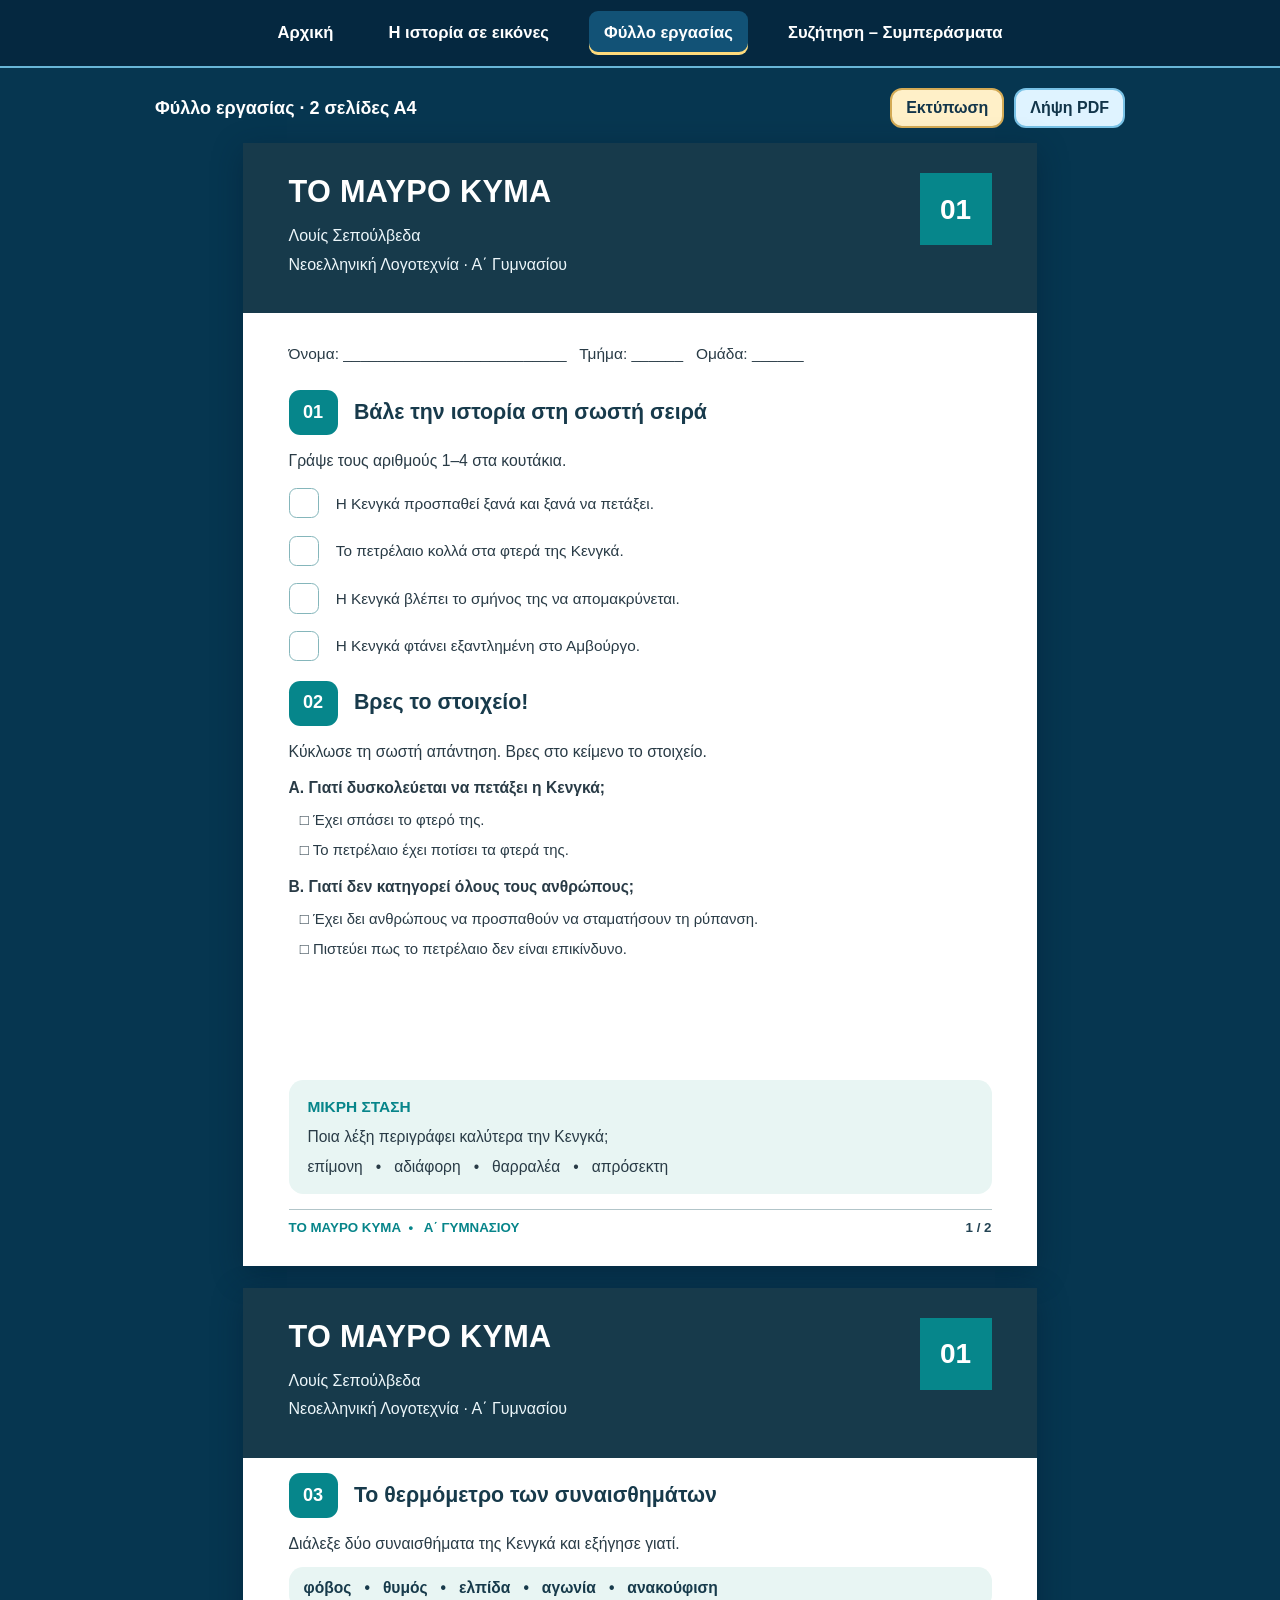
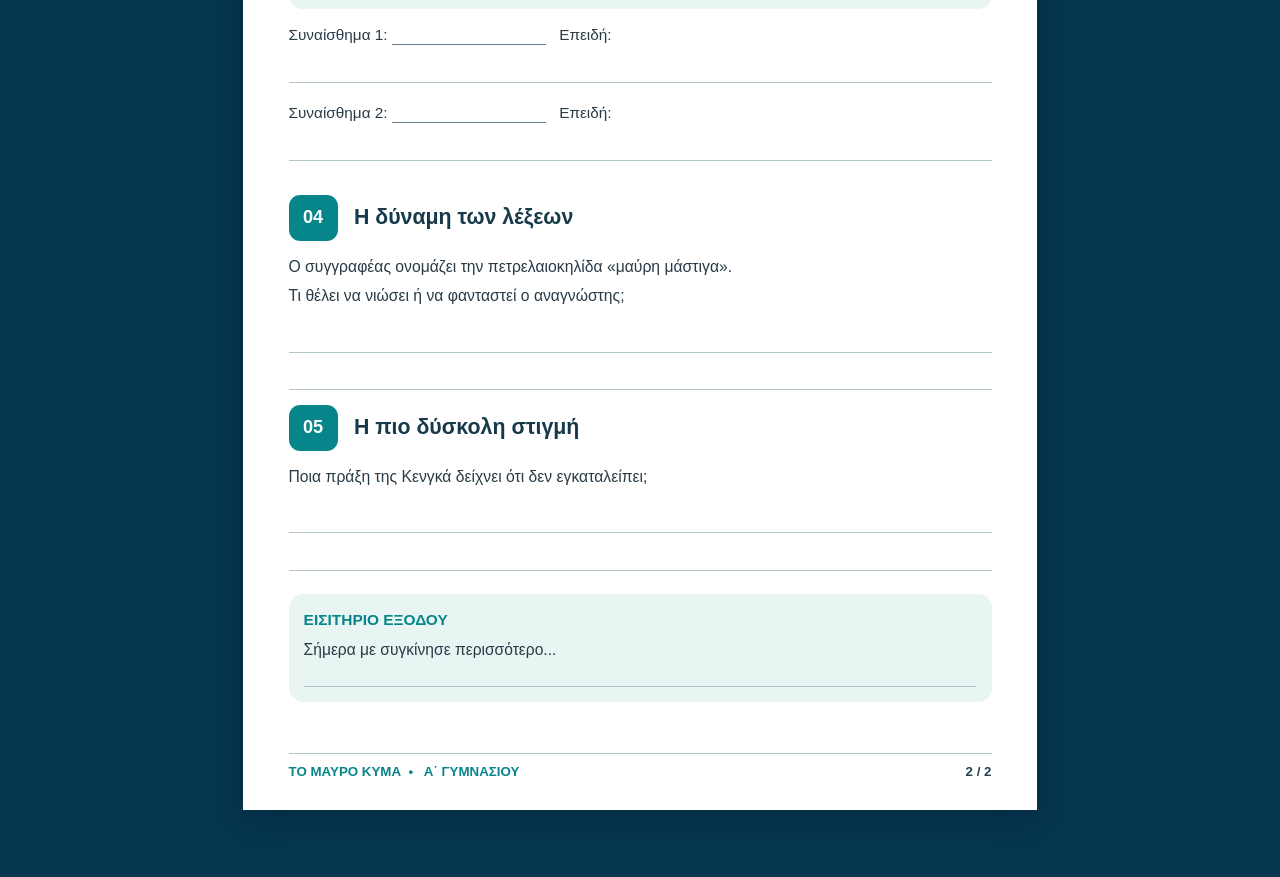
<file: fyllo-ergasias.html>
<!doctype html>
<html lang="el"><head><meta charset="utf-8"><meta name="viewport" content="width=device-width,initial-scale=1">
<title>Φύλλο εργασίας | Το μαύρο κύμα</title><link rel="stylesheet" href="style.css"></head>
<body><nav class="topnav" aria-label="Κεντρική πλοήγηση">
<a href="index.html">Αρχική</a><a href="paixnidi.html">Η ιστορία σε εικόνες</a><a href="fyllo-ergasias.html" aria-current="page">Φύλλο εργασίας</a><a href="syzitisi.html">Συζήτηση – Συμπεράσματα</a>
</nav>
<main class="worksheet-main">
<div class="worksheet-controls"><span>Φύλλο εργασίας · 2 σελίδες Α4</span><div class="worksheet-actions"><button type="button" class="btn" onclick="window.print()">Εκτύπωση</button><a href="fyllo_ergasias_egxromo.pdf" class="btn secondary" download>Λήψη PDF</a></div></div>
<article class="worksheet-page" aria-label="Φύλλο εργασίας — σελίδα 1">
<header class="sheet-head"><div><h1>ΤΟ ΜΑΥΡΟ ΚΥΜΑ</h1><p>Λουίς Σεπούλβεδα</p><p>Νεοελληνική Λογοτεχνία · Α΄ Γυμνασίου</p></div><span class="sheet-hour">01</span></header>
<div class="sheet-body">
<div class="student-line">Όνομα: __________________________ &nbsp; Τμήμα: ______ &nbsp; Ομάδα: ______</div>
<section class="sheet-exercise"><h2><span>01</span>Βάλε την ιστορία στη σωστή σειρά</h2><p>Γράψε τους αριθμούς 1–4 στα κουτάκια.</p>
<div class="ordered-items"><div><span class="empty-box"></span>Η Κενγκά προσπαθεί ξανά και ξανά να πετάξει.</div><div><span class="empty-box"></span>Το πετρέλαιο κολλά στα φτερά της Κενγκά.</div><div><span class="empty-box"></span>Η Κενγκά βλέπει το σμήνος της να απομακρύνεται.</div><div><span class="empty-box"></span>Η Κενγκά φτάνει εξαντλημένη στο Αμβούργο.</div></div>
</section>
<section class="sheet-exercise second-exercise"><h2><span>02</span>Βρες το στοιχείο!</h2><p>Κύκλωσε τη σωστή απάντηση. Βρες στο κείμενο το στοιχείο.</p>
<div class="question"><strong>Α. Γιατί δυσκολεύεται να πετάξει η Κενγκά;</strong><div class="choices"><div>□ Έχει σπάσει το φτερό της.</div><div>□ Το πετρέλαιο έχει ποτίσει τα φτερά της.</div></div></div>
<div class="question"><strong>Β. Γιατί δεν κατηγορεί όλους τους ανθρώπους;</strong><div class="choices"><div>□ Έχει δει ανθρώπους να προσπαθούν να σταματήσουν τη ρύπανση.</div><div>□ Πιστεύει πως το πετρέλαιο δεν είναι επικίνδυνο.</div></div></div>
</section>
<div class="sheet-note"><strong>ΜΙΚΡΗ ΣΤΑΣΗ</strong><p>Ποια λέξη περιγράφει καλύτερα την Κενγκά;</p><p>επίμονη &nbsp; • &nbsp; αδιάφορη &nbsp; • &nbsp; θαρραλέα &nbsp; • &nbsp; απρόσεκτη</p></div>
</div><footer class="sheet-footer"><span>ΤΟ ΜΑΥΡΟ ΚΥΜΑ&nbsp; • &nbsp; Α΄ ΓΥΜΝΑΣΙΟΥ</span><span>1 / 2</span></footer>
</article>
<article class="worksheet-page" aria-label="Φύλλο εργασίας — σελίδα 2">
<header class="sheet-head"><div><h1>ΤΟ ΜΑΥΡΟ ΚΥΜΑ</h1><p>Λουίς Σεπούλβεδα</p><p>Νεοελληνική Λογοτεχνία · Α΄ Γυμνασίου</p></div><span class="sheet-hour">01</span></header>
<div class="sheet-body page-two">
<section class="sheet-exercise"><h2><span>03</span>Το θερμόμετρο των συναισθημάτων</h2><p>Διάλεξε δύο συναισθήματα της Κενγκά και εξήγησε γιατί.</p>
<div class="sheet-note emotions">φόβος &nbsp; • &nbsp; θυμός &nbsp; • &nbsp; ελπίδα &nbsp; • &nbsp; αγωνία &nbsp; • &nbsp; ανακούφιση</div>
<div class="emotion-answer">Συναίσθημα 1: <span class="blank" style="min-width:22%"></span> &nbsp; Επειδή:<div class="answer-line"></div></div>
<div class="emotion-answer">Συναίσθημα 2: <span class="blank" style="min-width:22%"></span> &nbsp; Επειδή:<div class="answer-line"></div></div>
</section>
<section class="sheet-exercise"><h2><span>04</span>Η δύναμη των λέξεων</h2><p>Ο συγγραφέας ονομάζει την πετρελαιοκηλίδα «μαύρη μάστιγα».</p><p>Τι θέλει να νιώσει ή να φανταστεί ο αναγνώστης;</p><div class="answer-line"></div><div class="answer-line"></div></section>
<section class="sheet-exercise"><h2><span>05</span>Η πιο δύσκολη στιγμή</h2><p>Ποια πράξη της Κενγκά δείχνει ότι δεν εγκαταλείπει;</p><div class="answer-line"></div><div class="answer-line"></div></section>
<div class="sheet-note exit"><strong>ΕΙΣΙΤΗΡΙΟ ΕΞΟΔΟΥ</strong><p>Σήμερα με συγκίνησε περισσότερο...</p><div class="answer-line"></div></div>
</div><footer class="sheet-footer"><span>ΤΟ ΜΑΥΡΟ ΚΥΜΑ&nbsp; • &nbsp; Α΄ ΓΥΜΝΑΣΙΟΥ</span><span>2 / 2</span></footer>
</article>
</main></body></html>
</file>
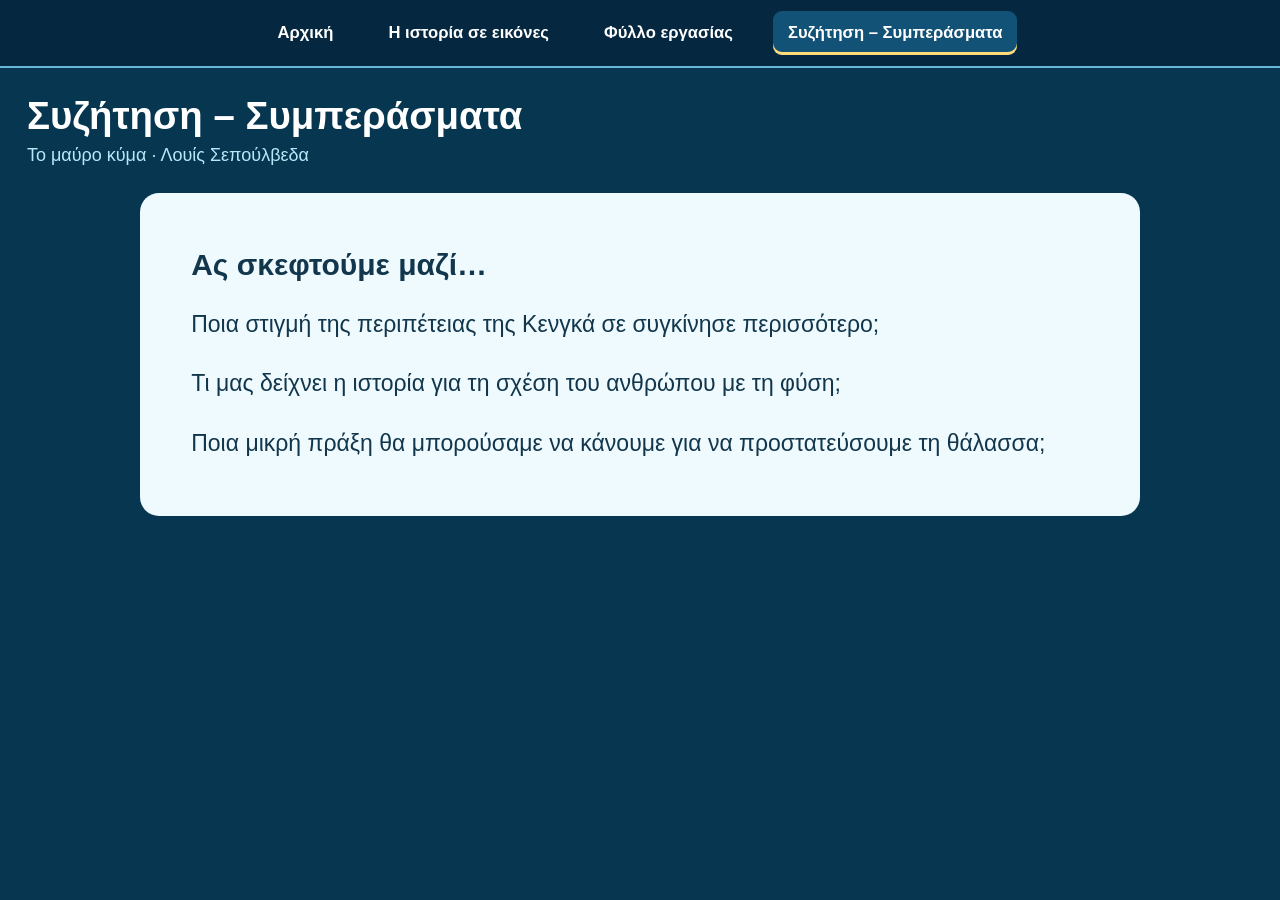
<file: syzitisi.html>
<!doctype html><html lang="el"><head><meta charset="utf-8"><meta name="viewport" content="width=device-width,initial-scale=1"><title>Το μαύρο κύμα | Λουίς Σεπούλβεδα</title><link rel="stylesheet" href="style.css"></head><body class=""><nav class="topnav" aria-label="Κεντρική πλοήγηση"><a href="index.html" >Αρχική</a><a href="paixnidi.html" >Η ιστορία σε εικόνες</a><a href="fyllo-ergasias.html" >Φύλλο εργασίας</a><a href="syzitisi.html" aria-current="page">Συζήτηση – Συμπεράσματα</a></nav><main class="page-main"><h1 class="page-title">Συζήτηση – Συμπεράσματα</h1><p class="page-sub">Το μαύρο κύμα · Λουίς Σεπούλβεδα</p><div class="discussion"><h2>Ας σκεφτούμε μαζί…</h2><p>Ποια στιγμή της περιπέτειας της Κενγκά σε συγκίνησε περισσότερο;</p><p>Τι μας δείχνει η ιστορία για τη σχέση του ανθρώπου με τη φύση;</p><p>Ποια μικρή πράξη θα μπορούσαμε να κάνουμε για να προστατεύσουμε τη θάλασσα;</p></div></main></body></html>
</file>
<file: style.css>
*{box-sizing:border-box}
:root{--nav:#05283e;--sea:#075b86;--paper:#eef8fd;--gold:#ffdc8d}
html,body{margin:0;min-height:100%;font-family:Arial,"DejaVu Sans",sans-serif;background:#063650;color:#fff}
a,button{font:inherit}
a{color:inherit}
.topnav{height:68px;display:flex;align-items:center;justify-content:center;gap:clamp(4px,2vw,32px);padding:6px 12px;background:#052840;border-bottom:2px solid #68b6d7;position:sticky;top:0;z-index:100}
.topnav a{text-decoration:none;font-size:clamp(13px,1.3vw,20px);line-height:1.2;font-weight:700;color:white;border-radius:9px;padding:12px clamp(7px,1.15vw,18px);text-align:center}
.topnav a:hover,.topnav a:focus-visible{background:#1c6383;outline:2px solid #ffe4a3}
.topnav a[aria-current="page"]{background:#125276;box-shadow:inset 0 -3px #ffda7b}
/* Αρχική: σε όλο το ύψος της οθόνης, χωρίς σκρολ */
.home,body.home-page{height:100vh;height:100dvh;overflow:hidden}
.home{height:calc(100vh - 68px);height:calc(100dvh - 68px);display:grid;place-items:center;position:relative;overflow:hidden;background:radial-gradient(circle at 45% 8%,#267bad 0%,#0a567d 55%,#052e4a 100%)}
.home:before{content:"";position:absolute;inset:auto 0 0;height:20%;background:linear-gradient(#0b64882a,#022f4a 95%);pointer-events:none}
.hero-art{width:min(100%,calc((100dvh - 68px)*1670/645));aspect-ratio:1670/645;position:relative;flex:none;box-shadow:0 14px 52px #001b3080;border:0;overflow:hidden}
.hero-art img{width:100%;height:100%;display:block}
/* Η παλιά ανορθόγραφη λεζάντα καλύπτεται από καθαρό, επεξεργάσιμο ελληνικό κείμενο. */
.course-label{position:absolute;left:58.1%;top:57.2%;width:40.7%;height:28.8%;display:flex;flex-direction:column;align-items:center;justify-content:center;text-align:center;color:#0b273b;background:linear-gradient(105deg,#d4ebfb 0%,#c4e3f6 52%,#cbe9fc 100%);border-radius:18px;clip-path:polygon(2.5% 6%,94% 0%,99% 8%,98% 86%,92% 99%,5% 96%,0% 75%,1% 16%);box-shadow:0 2px 10px #5d99be44;transform:rotate(-.4deg);font-weight:700;letter-spacing:-.02em;line-height:1.22;font-size:clamp(11px,2.23vw,40px);padding:1.6%}
.course-label .class{font-size:1.11em;margin-top:.10em;white-space:nowrap}
/* Άλλες σελίδες */
.page-main{max-width:1650px;margin:0 auto;padding:20px clamp(12px,2.1vw,30px) 55px}
.page-title{font-size:clamp(27px,3vw,42px);margin:6px 0 7px}
.page-sub{margin:0 0 16px;color:#b7e8fa;font-size:18px}
.explain{background:#e9f6ff;color:#14364c;padding:15px 20px;border-radius:15px;line-height:1.5;font-size:clamp(17px,1.48vw,22px);margin:0 0 16px}
.cards{display:grid;grid-template-columns:repeat(4,minmax(0,1fr));gap:13px}
.card{border:3px solid #c9e6f6;border-radius:14px;padding:4px;position:relative;background:#fff;cursor:pointer;min-width:0;box-shadow:0 6px 15px #001b3370;touch-action:manipulation}
.card img{width:100%;display:block;border-radius:9px}
.card.selected{border-color:#ffc857;box-shadow:0 0 0 5px #ffc857aa}
.card:focus-visible,.slot:focus-visible,.btn:focus-visible{outline:4px solid var(--gold);outline-offset:2px}
.card .grab{position:absolute;top:10px;left:10px;color:white;background:#0a3b56;font-size:13px;font-weight:bold;border-radius:30px;padding:5px 8px}
.slots{display:grid;grid-template-columns:repeat(8,minmax(0,1fr));gap:10px;margin-top:18px}
.slot{border:2px dashed #acdcef;border-radius:12px;background:#ffffff13;min-height:112px;padding:8px 5px;color:#fff;display:grid;justify-items:center;align-content:start;gap:8px;cursor:pointer;touch-action:manipulation}
.slot b{background:#dbf4ff;color:#14364d;border-radius:50%;font-size:16px;padding:6px 10px}
.slot span{font-size:13px;text-align:center}
.slot img{width:100%;border-radius:6px;max-height:105px;object-fit:cover;object-position:top}
.slot.filled{background:#fff}
.actions{display:flex;gap:12px;flex-wrap:wrap;margin:20px 0 5px}
.btn{background:#fff0c8;border:2px solid #d3aa55;border-radius:12px;color:#12354a;font-weight:700;font-size:17px;padding:11px 18px;cursor:pointer;display:inline-block;text-decoration:none}
.btn.secondary{background:#dff3ff;border-color:#78c1e5}
.btn:hover{filter:brightness(1.05)}
.status{min-height:30px;font-weight:700;font-size:21px;margin:13px 0;color:#ffe2a9}
.helper{color:#c4e2f2;font-size:15px}
.pdf-panel{max-width:1100px;margin:auto}
.pdf-panel p{font-size:19px;line-height:1.5}
.pdf-panel iframe{display:block;width:100%;height:calc(100vh - 260px);min-height:470px;background:white;border:0;border-radius:14px;margin-top:18px}
.discussion{max-width:1000px;margin:27px auto;padding:30px clamp(22px,4vw,54px);background:#effaff;color:#12364b;border-radius:19px}
.discussion h2{font-size:30px}.discussion p{font-size:23px;line-height:1.55;margin:24px 0}
@media(max-width:900px){.cards{grid-template-columns:repeat(2,minmax(0,1fr))}.slots{grid-template-columns:repeat(4,minmax(0,1fr))}.slot{min-height:95px}.topnav{gap:4px}.topnav a{font-size:13px;padding:9px 8px}}
@media(max-width:600px){.topnav{height:64px;padding:5px 3px}.topnav a{font-size:11px;line-height:1.15;padding:9px 4px}.home{height:calc(100dvh - 64px)}.hero-art{width:min(100%,calc((100dvh - 64px)*1670/645))}.course-label{border-radius:6px}.page-main{padding:13px}.cards{gap:8px}.card{padding:2px}.slots{gap:6px}.slot span{font-size:11px}.discussion p{font-size:18px}}

/* Το εγκεκριμένο δίσελιδο φύλλο, ως καθαρή ιστοσελίδα: χωρίς προβολέα PDF. */
.worksheet-main{max-width:1000px;margin:0 auto;padding:18px 12px 45px;color:#203843}
.worksheet-controls{display:flex;justify-content:space-between;align-items:center;gap:12px;flex-wrap:wrap;color:white;font-size:18px;margin:2px 3px 15px;font-weight:700}
.worksheet-actions{display:flex;gap:10px;flex-wrap:wrap}
.worksheet-actions .btn{padding:9px 14px;font-size:16px}
.worksheet-page{--heading:#173a4b;--teal:#06868b;--pale:#e8f5f3;position:relative;width:210mm;height:297mm;margin:0 auto 22px;background:#fff;color:#293b46;box-shadow:0 8px 28px #001a2f6b;display:flex;flex-direction:column;overflow:hidden;font-size:12pt;line-height:1.4}
.sheet-head{flex:none;background:#173a4b;color:#fff;height:45mm;padding:8mm 12mm;display:flex;align-items:flex-start;justify-content:space-between}
.sheet-head h1{font-size:23pt;letter-spacing:.01em;line-height:1.2;margin:0 0 4mm;font-weight:800}
.sheet-head p{font-size:12pt;line-height:1.4;margin:0 0 1.7mm;font-weight:400;color:#ecf6fa}
.sheet-hour{display:grid;place-items:center;width:19mm;height:19mm;background:#06868b;font-size:21pt;font-weight:800}
.sheet-body{flex:1;padding:8mm 12mm 4mm;display:flex;flex-direction:column;gap:4.6mm;min-height:0}
.sheet-body .student-line{font-size:11.6pt;display:flex;align-items:baseline;gap:2.1mm;white-space:nowrap;margin-bottom:2mm}
.blank{display:inline-block;border-bottom:1px solid #637e8a;min-height:4mm;vertical-align:bottom}
.sheet-exercise{margin:0}
.sheet-exercise h2{display:flex;align-items:center;gap:4.3mm;font-size:16pt;color:#173a4b;font-weight:800;line-height:1.3;margin:0 0 4mm}
.sheet-exercise h2 span{background:#06868b;color:white;font-size:13.6pt;font-weight:800;min-width:13mm;height:12mm;border-radius:3mm;display:grid;place-items:center}
.sheet-exercise p{margin:0 0 3.7mm;font-size:11.8pt}
.ordered-items{display:flex;flex-direction:column;gap:3.6mm}
.ordered-items>div{display:flex;gap:4.5mm;align-items:center;min-height:9mm;font-size:11.5pt}
.empty-box{display:block;flex:none;width:8mm;height:8mm;border:1px solid #85b6bb;border-radius:2mm}
.question{margin:2mm 0 4mm;font-size:11.7pt}
.question strong{font-weight:800}
.choices{margin:3mm 0 0 3mm;display:flex;flex-direction:column;gap:2.3mm;font-size:11.2pt}
.sheet-note{background:#e8f5f3;border-radius:3.8mm;padding:4.2mm 5mm;font-size:11.7pt;margin-top:auto}
.sheet-note>strong{color:#07858a;font-weight:800;font-size:11.6pt}
.sheet-note p{margin:2.2mm 0 0}
.sheet-footer{height:15mm;margin:0 12mm;padding-top:2.3mm;display:flex;justify-content:space-between;align-items:flex-start;border-top:1px solid #b2c5c9;color:#07858a;font-weight:800;font-size:10pt}
.sheet-footer>span:last-child{color:#234353}
.page-two{gap:6mm;padding-top:4mm}
.emotions{margin:3mm 0 4mm;padding:2.7mm 4mm;font-weight:800;color:#173a4b}
.emotion-answer{margin:3mm 0 5mm;font-size:11.5pt}
.answer-line{height:10mm;border-bottom:1px solid #b2c5c9;width:100%}
.page-two .sheet-exercise h2{margin-bottom:5mm}
.page-two .sheet-exercise p{margin:0 0 3mm}
.exit{padding:5mm;margin-top:auto}
.exit .answer-line{height:9mm}
@media(max-width:880px){.worksheet-page{width:100%;height:auto;min-height:900px}.sheet-head{height:auto;min-height:165px;padding:25px 30px}.sheet-body{padding:25px 30px 20px}.sheet-footer{margin:0 30px 15px}.worksheet-main{max-width:100%}}
@media(max-width:550px){.sheet-head h1{font-size:23px}.sheet-head p{font-size:13px}.sheet-hour{width:49px;height:49px;font-size:20px}.sheet-exercise h2{font-size:18px;gap:10px}.sheet-exercise h2 span{font-size:15px;min-width:40px;height:38px}.sheet-body{gap:20px;padding:22px 19px}.sheet-head{padding:22px 19px}.sheet-exercise p,.question,.ordered-items>div,.choices,.student-line{font-size:14px!important}.sheet-body .student-line{white-space:normal;flex-wrap:wrap}.sheet-footer{margin:0 20px 12px;font-size:11px}.sheet-note,.emotion-answer{font-size:14px}.worksheet-main{padding:8px 5px 25px}}
@media print{
 @page{size:A4;margin:0}
 html,body{margin:0;padding:0;background:white!important;color:#293b46!important}
 .topnav,.worksheet-controls{display:none!important}
 .worksheet-main{margin:0;padding:0;max-width:none;width:100%}
 .worksheet-page{width:210mm!important;height:297mm!important;min-height:0!important;margin:0!important;box-shadow:none!important;border:0!important;break-after:page;page-break-after:always;print-color-adjust:exact;-webkit-print-color-adjust:exact}
 .worksheet-page:last-child{break-after:auto;page-break-after:auto}
 .sheet-head{height:45mm!important;padding:8mm 12mm!important}
 .sheet-body{padding:8mm 12mm 4mm!important;gap:4.6mm!important}
 .sheet-body.page-two{padding-top:4mm!important;gap:6mm!important}
 .sheet-footer{margin:0 12mm!important}
}

/* Εξασφάλιση καθαρού κενού πριν από το υποσέλιδο της δεύτερης σελίδας */
.page-two{gap:4mm}
.page-two .sheet-exercise h2{margin-bottom:4mm}
.page-two .sheet-exercise p{margin-bottom:2mm}
.page-two .exit{margin-top:2mm;padding:4mm}
.page-two .exit .answer-line{height:7mm}
.sheet-footer{flex:none}
@media print{.sheet-body.page-two{gap:4mm!important}}
</file>
